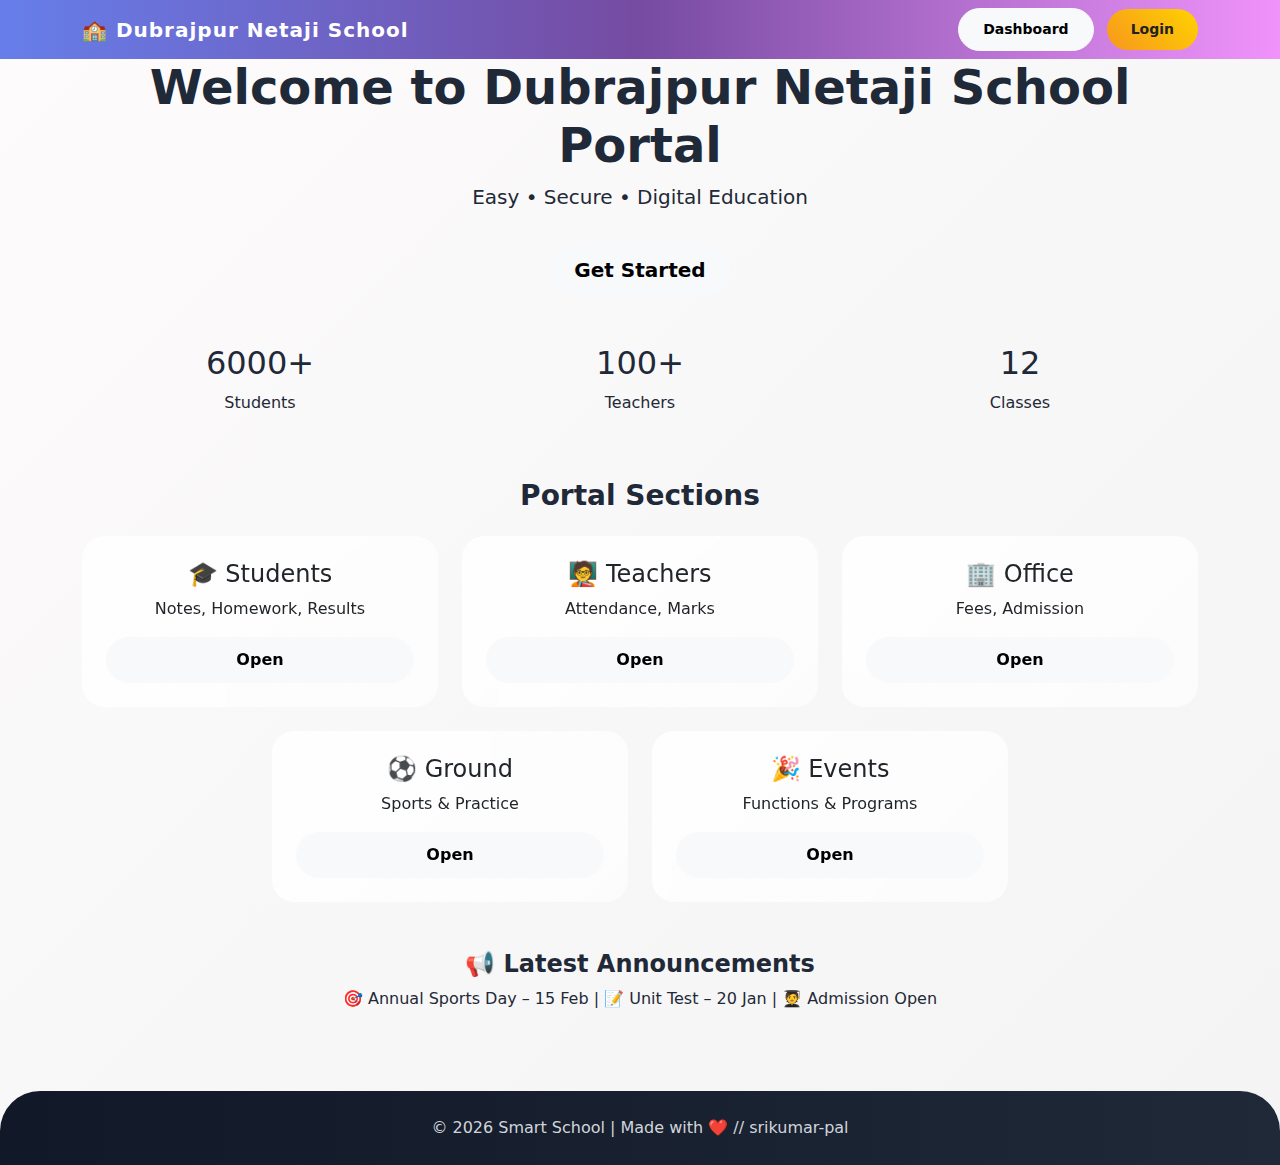
<file: index.html>
<!DOCTYPE html>
<html lang="en">
<head>
    <meta charset="UTF-8">
    <meta name="viewport" content="width=device-width, initial-scale=1.0">
    <title>Smart School Portal</title>

    <!-- Bootstrap CDN -->
    <link href="https://cdn.jsdelivr.net/npm/bootstrap@5.3.2/dist/css/bootstrap.min.css" rel="stylesheet">

    <!-- Custom CSS -->
    <link rel="stylesheet" href="css/style.css">
</head>
<body>

<!-- NAVBAR -->
<nav class="navbar navbar-expand-lg navbar-dark bg-gradient-primary">
  <div class="container">
    <a class="navbar-brand fw-bold" href="index.html">🏫 Dubrajpur Netaji School</a>

    <div>
      <a href="dashboard.html" class="btn btn-light btn-sm">Dashboard</a>
      <a href="login.html" class="btn btn-warning btn-sm ms-2">Login</a>
    </div>

  </div>
</nav>


<!-- HERO -->
<section class="hero">
    <div class="hero-overlay">
        <div class="container text-center">
            <h1 class="fw-bold display-5">Welcome to Dubrajpur Netaji  School Portal</h1>
            <p class="lead">Easy • Secure • Digital Education</p>
            <a href="login.html" class="btn btn-lg btn-light mt-3 px-4 fw-bold">Get Started</a>
        </div>
    </div>
</section>

<!-- STATS -->
<section class="container my-5">
    <div class="row text-center g-4">
        <div class="col-md-4">
            <div class="stat-box stat-blue">
                <h2>6000+</h2>
                <p>Students</p>
            </div>
        </div>
        <div class="col-md-4">
            <div class="stat-box stat-green">
                <h2>100+</h2>
                <p>Teachers</p>
            </div>
        </div>
        <div class="col-md-4">
            <div class="stat-box stat-purple">
                <h2>12</h2>
                <p>Classes</p>
            </div>
        </div>
    </div>
</section>

<!-- SECTIONS -->
<section class="container my-5">
    <h3 class="text-center mb-4 fw-bold">Portal Sections</h3>

    <div class="row g-4 justify-content-center">

        <div class="col-md-4">
            <div class="card colorful-card c1 text-center p-4">
                <h4>🎓 Students</h4>
                <p>Notes, Homework, Results</p>
                <a href="pages/students.html" class="btn btn-light fw-bold">Open</a>
            </div>
        </div>

        <div class="col-md-4">
            <div class="card colorful-card c2 text-center p-4">
                <h4>🧑‍🏫 Teachers</h4>
                <p>Attendance, Marks</p>
                <a href="pages/teachers.html" class="btn btn-light fw-bold">Open</a>
            </div>
        </div>

        <div class="col-md-4">
            <div class="card colorful-card c3 text-center p-4">
                <h4>🏢 Office</h4>
                <p>Fees, Admission</p>
                <a href="pages/office.html" class="btn btn-light fw-bold">Open</a>
            </div>
        </div>

        <div class="col-md-4">
            <div class="card colorful-card c4 text-center p-4">
                <h4>⚽ Ground</h4>
                <p>Sports & Practice</p>
                <a href="pages/ground.html" class="btn btn-light fw-bold">Open</a>
            </div>
        </div>

        <div class="col-md-4">
            <div class="card colorful-card c5 text-center p-4">
                <h4>🎉 Events</h4>
                <p>Functions & Programs</p>
                <a href="pages/events.html" class="btn btn-light fw-bold">Open</a>
            </div>
        </div>

    </div>
</section>

<!-- NOTICE -->
<section class="notice-section">
    <div class="container text-center">
        <h4 class="fw-bold">📢 Latest Announcements</h4>
        <p>🎯 Annual Sports Day – 15 Feb | 📝 Unit Test – 20 Jan | 🧑‍🎓 Admission Open</p>
    </div>
</section>

<!-- FOOTER -->
<footer class="footer">
    © 2026 Smart School | Made with ❤️ // srikumar-pal
</footer>

</body>
</html>
</file>
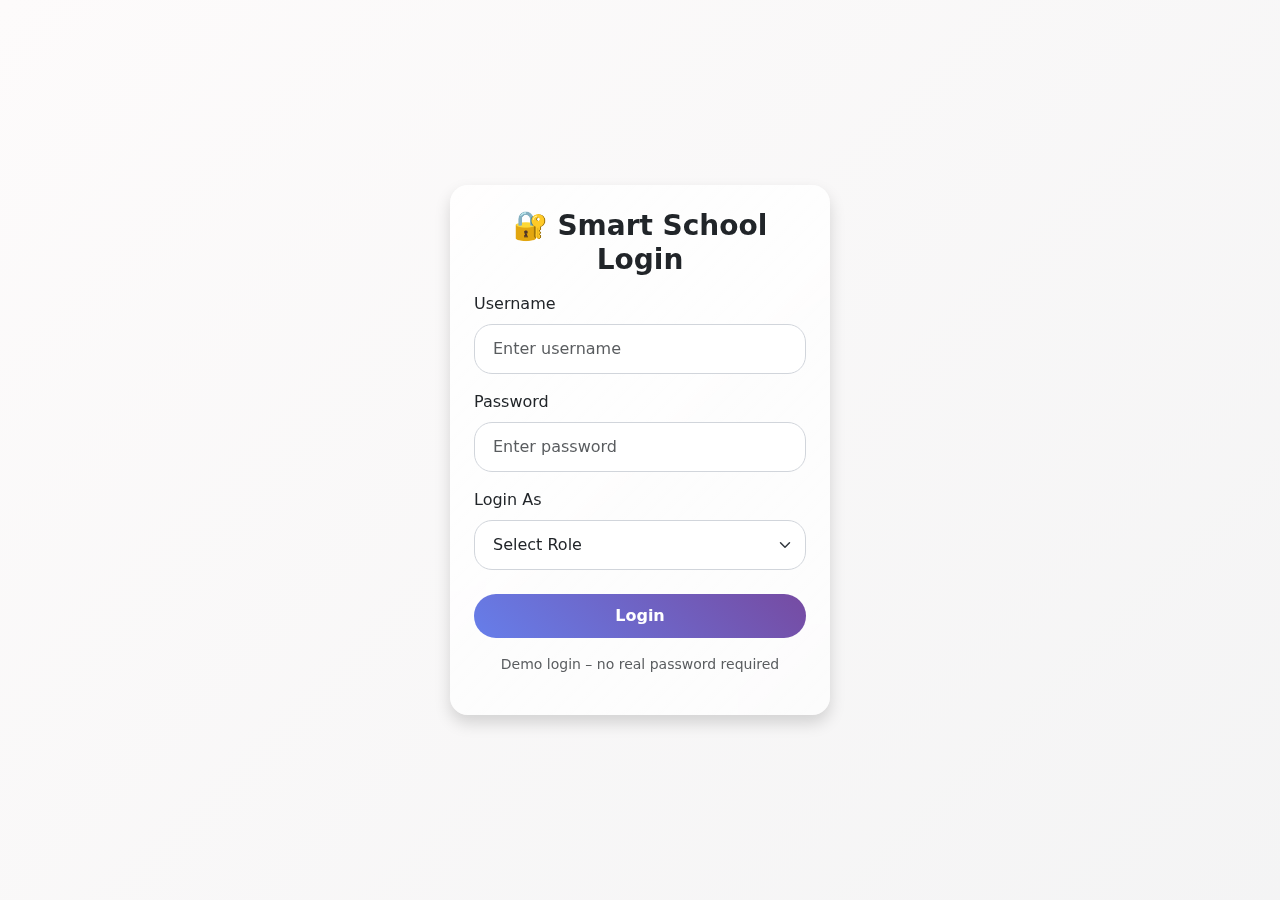
<file: login.html>
<!DOCTYPE html>
<html lang="en">
<head>
    <meta charset="UTF-8">
    <meta name="viewport" content="width=device-width, initial-scale=1.0">
    <title>Login - Smart School</title>

    <!-- Bootstrap -->
    <link href="https://cdn.jsdelivr.net/npm/bootstrap@5.3.2/dist/css/bootstrap.min.css" rel="stylesheet">

    <!-- Main CSS -->
    <link rel="stylesheet" href="css/style.css">
</head>
<body class="bg-light">

<!-- LOGIN BOX -->
<div class="container d-flex justify-content-center align-items-center" style="height:100vh;">
    <div class="card shadow p-4" style="width:380px; border-radius:18px;">
        <h3 class="text-center fw-bold mb-3">🔐 Smart School Login</h3>

        <div class="mb-3">
            <label class="form-label">Username</label>
            <input type="text" id="username" class="form-control" placeholder="Enter username">
        </div>

        <div class="mb-3">
            <label class="form-label">Password</label>
            <input type="password" id="password" class="form-control" placeholder="Enter password">
        </div>

        <div class="mb-4">
            <label class="form-label">Login As</label>
            <select id="role" class="form-select">
                <option value="">Select Role</option>
                <option value="admin">Admin</option>
                <option value="student">Student</option>
                <option value="teacher">Teacher</option>
            </select>
        </div>

        <button onclick="loginUser()" class="btn btn-primary w-100 fw-bold">
            Login
        </button>

        <p class="text-center text-muted mt-3" style="font-size:14px;">
            Demo login – no real password required
        </p>
    </div>
</div>

<!-- SCRIPT -->
<script>
function loginUser() {
    const role = document.getElementById("role").value;

    if (role === "") {
        alert("Please select a role");
        return;
    }

    // Save login role (frontend demo)
    localStorage.setItem("userRole", role);

    if (role === "admin") {
        window.location.href = "dashboard.html";
    }
    else if (role === "student") {
        window.location.href = "pages/students.html";
    }
    else if (role === "teacher") {
        window.location.href = "pages/teachers.html";
    }
}
</script>

</body>
</html>
</file>
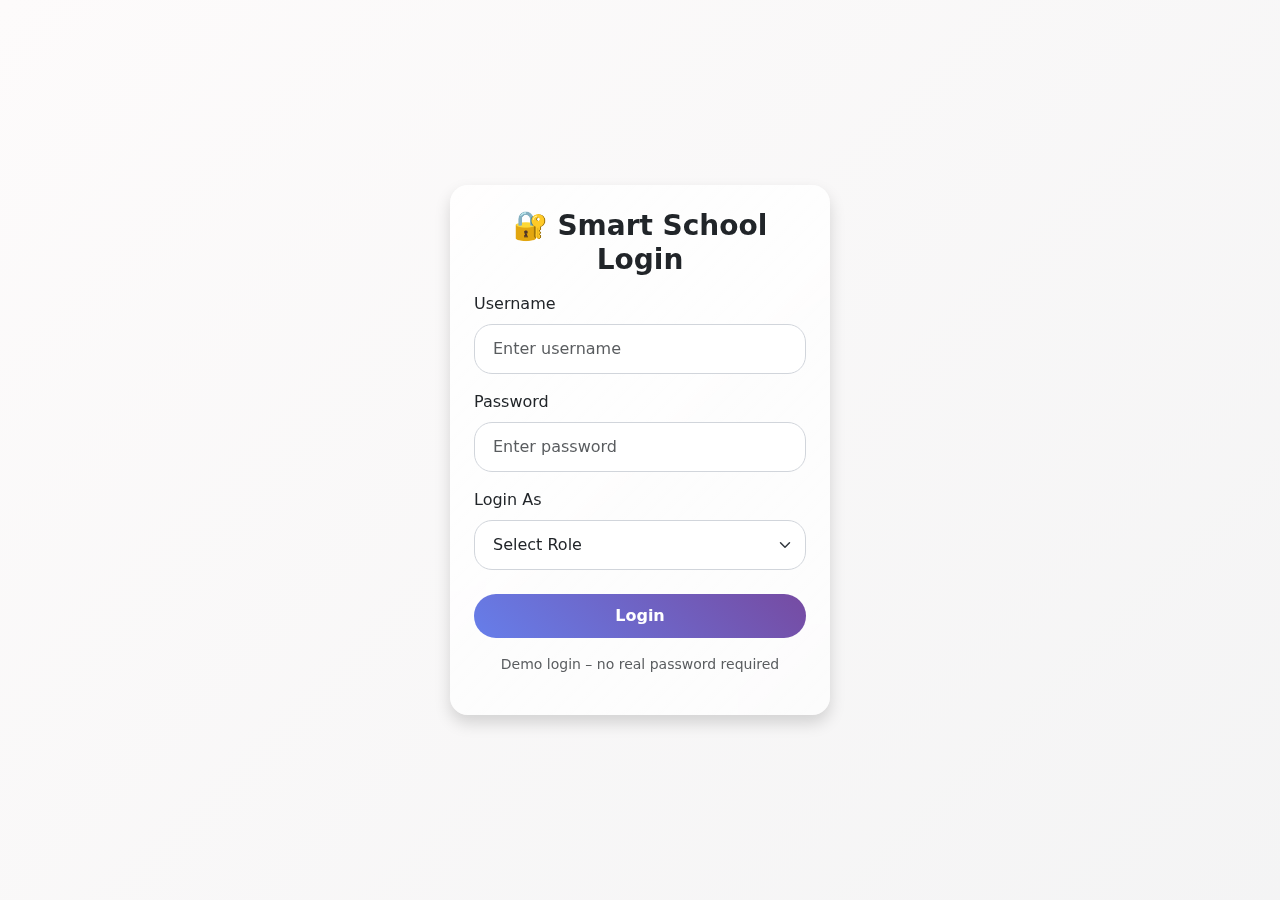
<file: pages/events.html>
<!DOCTYPE html>
<html lang="en">
<head>
    <meta charset="UTF-8">
    <title>Events - Smart School</title>
    <meta name="viewport" content="width=device-width, initial-scale=1.0">

    <link href="https://cdn.jsdelivr.net/npm/bootstrap@5.3.2/dist/css/bootstrap.min.css" rel="stylesheet">
    <link rel="stylesheet" href="../css/style.css">
</head>
<body>

<!-- 🔒 PROTECTION -->
<script>
(function(){
    if(!localStorage.getItem("userRole")){
        alert("Please login first!");
        window.location.href="../login.html";
    }
})();
</script>

<nav class="navbar navbar-expand-lg navbar-dark bg-gradient-primary">
    <div class="container">
        <a class="navbar-brand fw-bold" href="../index.html">⬅ Smart School</a>
        <button onclick="logout()" class="btn btn-danger btn-sm">Logout</button>
    </div>
</nav>

<section class="student-header">
    <div class="container text-center text-white">
        <h1 class="fw-bold">🎉 School Events</h1>
        <p>Programs & Celebrations</p>
    </div>
</section>

<section class="container my-5">
    <div class="card p-4 mb-3">
        <h5>Annual Sports Day</h5>
        <p>Date: 20 Feb 2026</p>
        <span class="badge bg-success">Upcoming</span>
    </div>

    <div class="card p-4 mb-3">
        <h5>Cultural Program</h5>
        <p>Date: 10 Jan 2026</p>
        <span class="badge bg-secondary">Completed</span>
    </div>

    <div class="card p-4 mb-3">
        <h5>Science Exhibition</h5>
        <p>Date: 15 Mar 2026</p>
        <span class="badge bg-success">Upcoming</span>
    </div>
</section>

<footer class="footer">© 2026 D.N.P School</footer>

<script>
function logout(){
    localStorage.removeItem("userRole");
    window.location.href="../login.html";
}
</script>

</body>
</html>
</file>
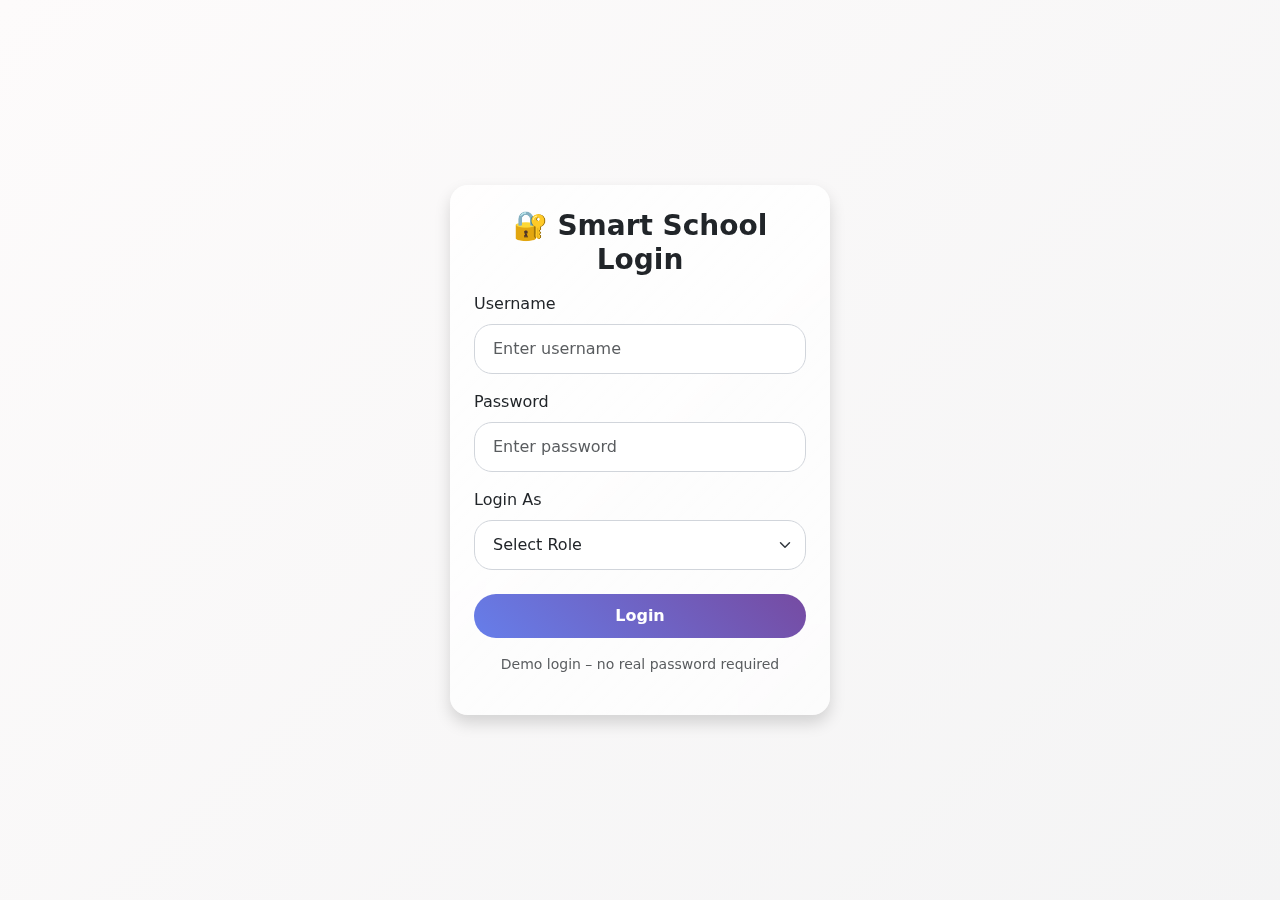
<file: pages/ground.html>
<!DOCTYPE html>
<html lang="en">
<head>
    <meta charset="UTF-8">
    <title>Ground - Smart School</title>
    <meta name="viewport" content="width=device-width, initial-scale=1.0">

    <link href="https://cdn.jsdelivr.net/npm/bootstrap@5.3.2/dist/css/bootstrap.min.css" rel="stylesheet">
    <link rel="stylesheet" href="../css/style.css">
</head>
<body>

<script>
(function(){
    if(!localStorage.getItem("userRole")){
        alert("Please login first!");
        window.location.href="../login.html";
    }
})();
</script>

<nav class="navbar navbar-expand-lg navbar-dark bg-gradient-primary">
    <div class="container">
        <a class="navbar-brand fw-bold" href="../index.html">⬅ D.N.P School</a>
        <button onclick="logout()" class="btn btn-danger btn-sm">Logout</button>
    </div>
</nav>

<section class="student-header">
    <div class="container text-center text-white">
        <h1 class="fw-bold">⚽ Ground & Sports</h1>
        <p>Practice & Sports Schedule</p>
    </div>
</section>

<section class="container my-5">
    <ul class="list-group">
        <li class="list-group-item">🏏 Cricket Practice – 4:00 PM</li>
        <li class="list-group-item">⚽ Football Match – Saturday</li>
        <li class="list-group-item">🏃 Morning PT – Daily</li>
        <li class="list-group-item">🏀 Basketball Training – Friday</li>
    </ul>
</section>

<footer class="footer">© 2026 D.N.P School</footer>

<script>
function logout(){
    localStorage.removeItem("userRole");
    window.location.href="../login.html";
}
</script>

</body>
</html>
</file>
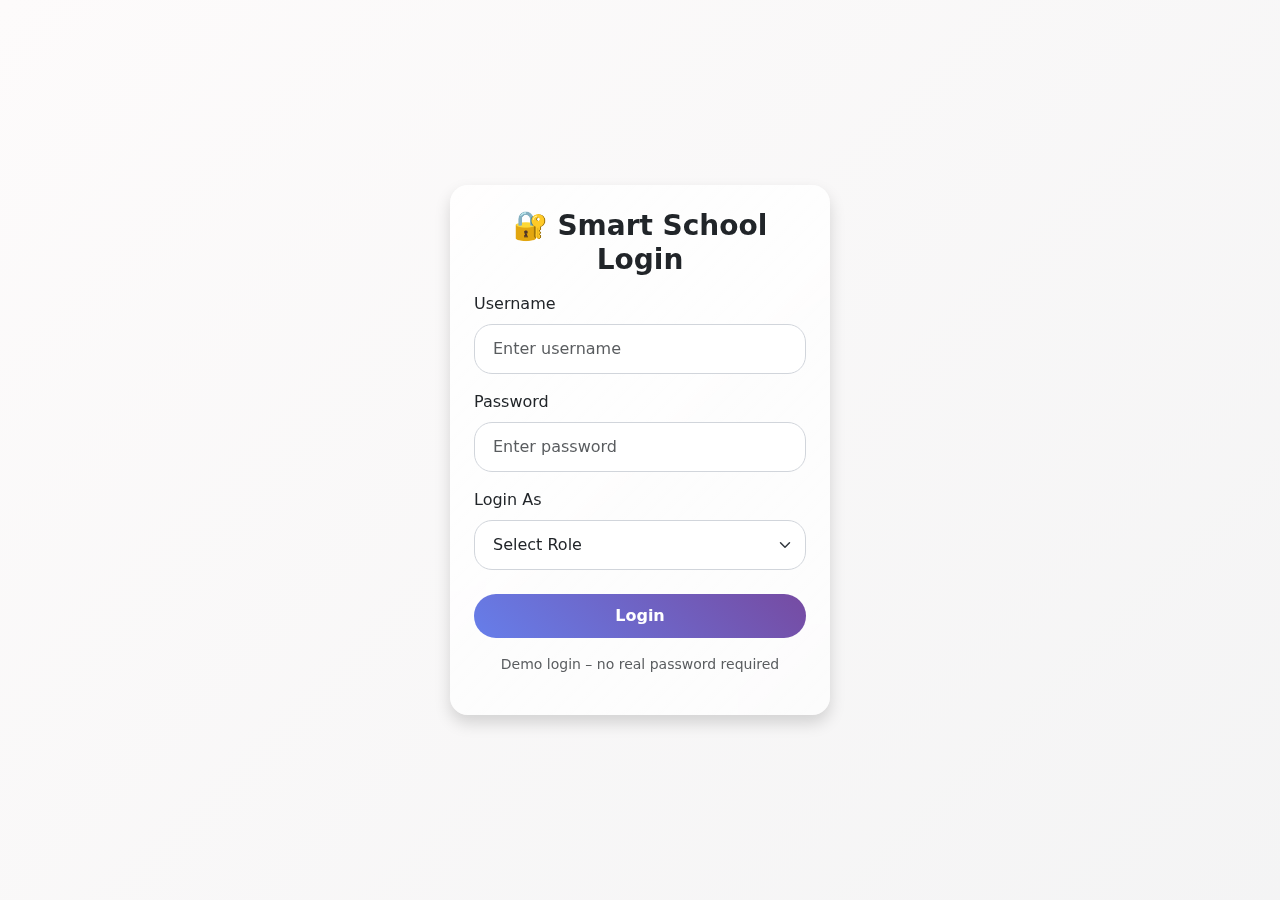
<file: pages/office.html>
<!DOCTYPE html>
<html lang="en">
<head>
    <meta charset="UTF-8">
    <title>Office - Smart School</title>
    <meta name="viewport" content="width=device-width, initial-scale=1.0">

    <link href="https://cdn.jsdelivr.net/npm/bootstrap@5.3.2/dist/css/bootstrap.min.css" rel="stylesheet">
    <link rel="stylesheet" href="../css/style.css">
</head>
<body>

<script>
(function(){
    if(!localStorage.getItem("userRole")){
        alert("Please login first!");
        window.location.href="../login.html";
    }
})();
</script>

<nav class="navbar navbar-expand-lg navbar-dark bg-gradient-primary">
    <div class="container">
        <a class="navbar-brand fw-bold" href="../index.html">⬅ Smart School</a>
        <button onclick="logout()" class="btn btn-danger btn-sm">Logout</button>
    </div>
</nav>

<section class="student-header">
    <div class="container text-center text-white">
        <h1 class="fw-bold">🏢 Office Dashboard</h1>
        <p>Administration & Records</p>
    </div>
</section>

<section class="container my-5">
    <div class="row g-4">

        <div class="col-md-4">
            <div class="card p-4 text-center">
                <h6>Total Admissions</h6>
                <h2 class="text-primary">120</h2>
            </div>
        </div>

        <div class="col-md-4">
            <div class="card p-4 text-center">
                <h6>Fees Collected</h6>
                <h2 class="text-success">₹5,20,000</h2>
            </div>
        </div>

        <div class="col-md-4">
            <div class="card p-4 text-center">
                <h6>Pending Work</h6>
                <h2 class="text-danger">8</h2>
            </div>
        </div>

    </div>
</section>

<footer class="footer">© 2026 D.N.P School</footer>

<script>
function logout(){
    localStorage.removeItem("userRole");
    window.location.href="../login.html";
}
</script>

</body>
</html>
</file>
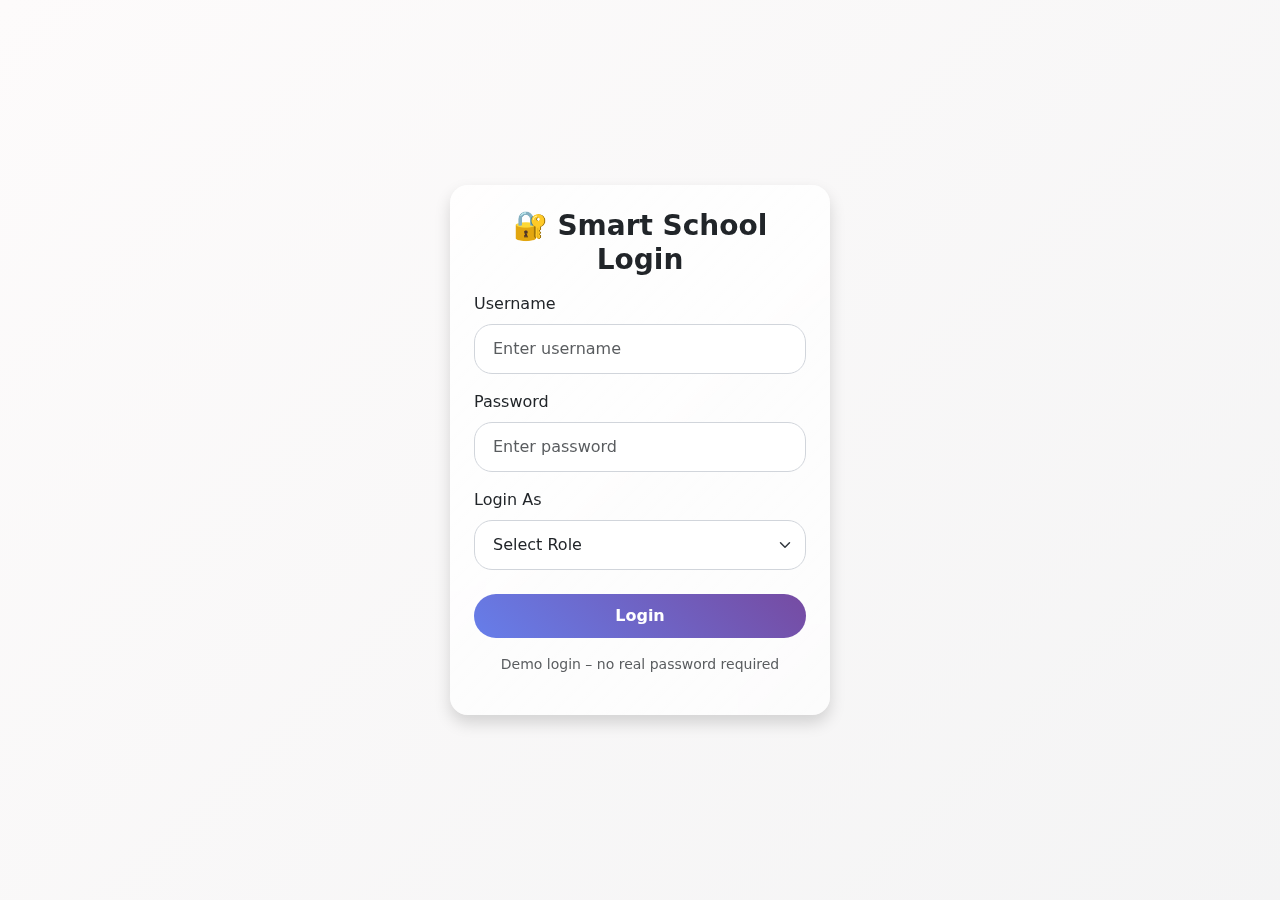
<file: pages/students.html>
<!DOCTYPE html>
<html lang="en">
<head>
    <meta charset="UTF-8">
    <meta name="viewport" content="width=device-width, initial-scale=1.0">
    <title>Students - Smart School</title>

    <!-- Bootstrap -->
    <link href="https://cdn.jsdelivr.net/npm/bootstrap@5.3.2/dist/css/bootstrap.min.css" rel="stylesheet">

    <!-- Main CSS -->
    <link rel="stylesheet" href="../css/style.css">
</head>
<body>

<!-- NAVBAR -->
<nav class="navbar navbar-expand-lg navbar-dark bg-gradient-primary">
    <div class="container">
        <a class="navbar-brand fw-bold" href="../index.html">⬅ Smart School</a>
        <span class="navbar-text text-white fw-bold">Student Section</span>
        <button onclick="logout()" class="btn btn-danger btn-sm ms-2">
          Logout
        </button>

    </div>
</nav>

<!-- PAGE HEADER -->
<section class="student-header">
    <div class="container text-center text-white">
        <h1 class="fw-bold">🎓 Student Information</h1>
        <p>Add & manage student details easily</p>
    </div>
</section>

<!-- FORM SECTION -->
<section class="container my-5">
<form id="studentForm">

    <div class="row g-3">

        <div class="col-md-6">
            <label class="form-label">Student Name</label>
            <input type="text" id="name" class="form-control" required>
        </div>

        <div class="col-md-6">
            <label class="form-label">Class</label>
            <select id="class" class="form-select" required>
                <option value="">Select Class</option>
                <option>Class 1</option>
                <option>Class 2</option>
                <option>Class 3</option>
                <option>Class 4</option>
                <option>Class 5</option>
                <option>Class 6</option>
                <option>Class 7</option>
                <option>Class 8</option>
                <option>Class 9</option>
                <option>Class 10</option>
                <option>Class 11</option>
                <option>Class 12</option>
            </select>
        </div>

        <div class="col-md-6">
            <label class="form-label">Roll Number</label>
            <input type="number" id="roll" class="form-control" required>
        </div>

        <div class="col-md-6">
            <label class="form-label">Phone Number</label>
            <input type="tel" id="phone" class="form-control" required>
        </div>

    </div>

    <div class="text-center mt-4">
        <button type="submit" class="btn btn-success px-5 fw-bold">
            💾 Save Student
        </button>

        <a href="students_list.html" class="btn btn-primary ms-2">
            📋 View List
        </a>
    </div>

</form>
</section>

<!-- SCRIPT -->
<script>
document.addEventListener("DOMContentLoaded", function () {

    const form = document.getElementById("studentForm");
    let students = JSON.parse(localStorage.getItem("students")) || [];
    const editIndex = localStorage.getItem("editIndex");

    // 🔁 AUTO-FILL FORM IF EDITING
    if (editIndex !== null) {
        const s = students[editIndex];
        document.getElementById("name").value = s.name;
        document.getElementById("class").value = s.className;
        document.getElementById("roll").value = s.roll;
        document.getElementById("phone").value = s.phone;
    }

    // 💾 SAVE / UPDATE
    form.addEventListener("submit", function (e) {
        e.preventDefault();

        const studentData = {
            name: document.getElementById("name").value,
            className: document.getElementById("class").value,
            roll: document.getElementById("roll").value,
            phone: document.getElementById("phone").value
        };

        if (editIndex !== null) {
            // UPDATE
            students[editIndex] = studentData;
            localStorage.removeItem("editIndex");
            alert("Student updated successfully!");
        } else {
            // ADD
            students.push(studentData);
            alert("Student added successfully!");
        }

        localStorage.setItem("students", JSON.stringify(students));
        window.location.href = "students_list.html";
    });

});
</script>
<script>
(function protectPage() {
    const role = localStorage.getItem("userRole");
    if (!role) {
        alert("Please login first!");
        window.location.href = "../login.html";
    }
})();
</script>
<script>
function logout() {
    localStorage.removeItem("userRole");
    alert("Logged out successfully");
    window.location.href = "../login.html";
}
</script>

</body>
</html>
</file>
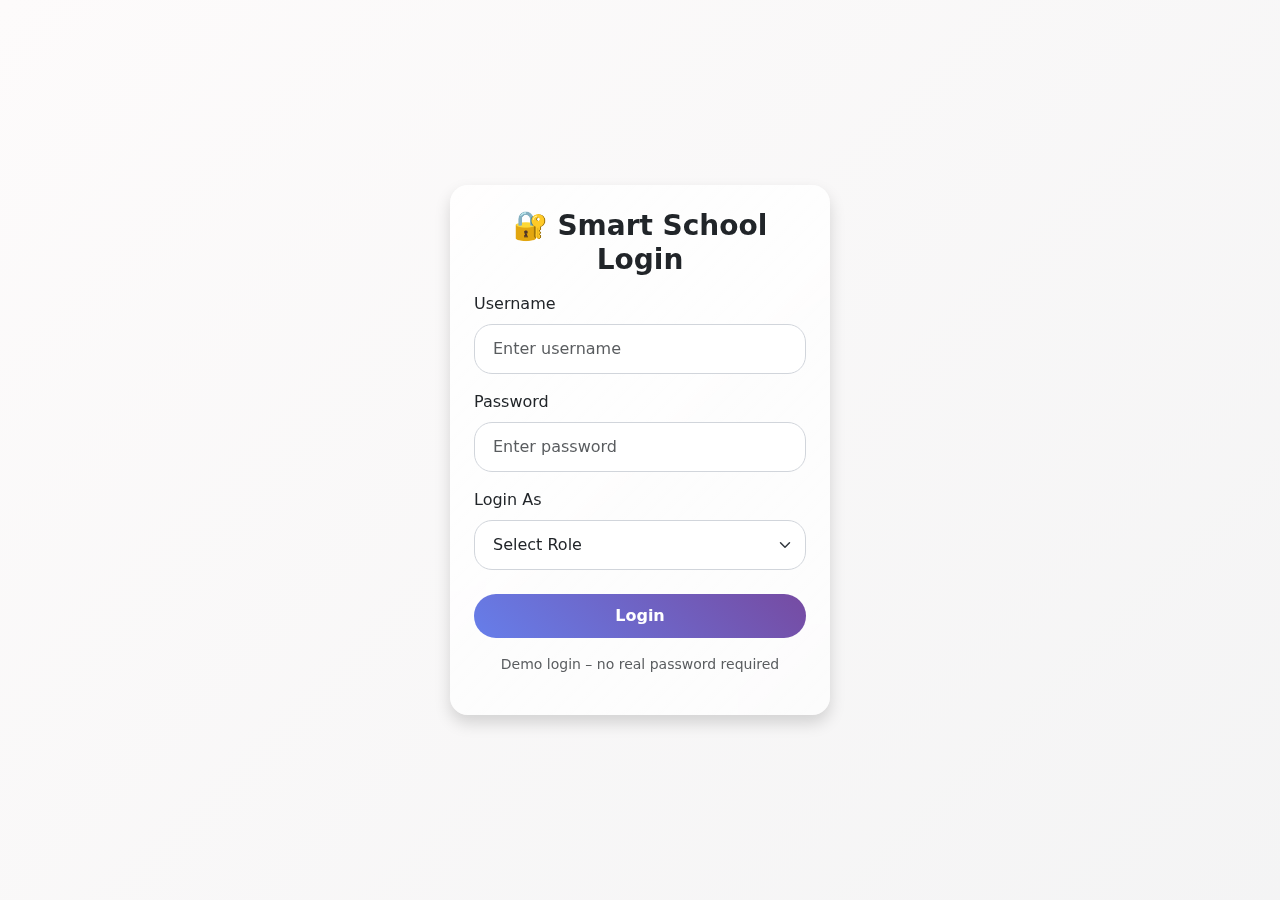
<file: pages/students_list.html>
<!DOCTYPE html>
<html lang="en">
<head>
    <meta charset="UTF-8">
    <meta name="viewport" content="width=device-width, initial-scale=1.0">
    <title>Students List - Smart School</title>

    <!-- Bootstrap -->
    <link href="https://cdn.jsdelivr.net/npm/bootstrap@5.3.2/dist/css/bootstrap.min.css" rel="stylesheet">

    <!-- Main CSS -->
    <link rel="stylesheet" href="../css/style.css">
</head>
<body>

<!-- NAVBAR -->
<nav class="navbar navbar-expand-lg navbar-dark bg-gradient-primary">
    <div class="container">
        <a class="navbar-brand fw-bold" href="../index.html">⬅ Smart School</a>
        <span class="navbar-text text-white fw-bold">Students List</span>
    </div>
</nav>

<!-- HEADER -->
<section class="student-header">
    <div class="container text-center text-white">
        <h1 class="fw-bold">📋 Students Records</h1>
        <p>View & manage all students</p>
    </div>
</section>

<!-- TABLE SECTION -->
<section class="container my-5">

    <div class="d-flex justify-content-between mb-3">
        <h4 class="fw-bold">All Students</h4>
        <a href="students.html" class="btn btn-success">
            ➕ Add New Student
        </a>
    </div>
    <!-- SEARCH & FILTER -->
<div class="row g-3 mb-3">
    <div class="col-md-4">
        <input type="text" id="searchInput" class="form-control"
               placeholder="🔍 Search by name">
    </div>

    <div class="col-md-4">
        <select id="classFilter" class="form-select">
            <option value="">🎓 All Classes</option>
            <option>Class 1</option>
            <option>Class 2</option>
            <option>Class 3</option>
            <option>Class 4</option>
            <option>Class 5</option>
            <option>Class 6</option>
            <option>Class 7</option>
            <option>Class 8</option>
            <option>Class 9</option>
            <option>Class 10</option>
            <option>Class 11</option>
            <option>Class 12</option>
        </select>
    </div>

    <div class="col-md-4">
        <button class="btn btn-secondary w-100" onclick="clearFilters()">
            ❌ Clear Filters
        </button>
    </div>
</div>

    <div class="table-responsive">
        <table class="table table-striped table-hover align-middle shadow">
            <thead class="table-dark text-center">
                <tr>
                    <th>#</th>
                    <th>Name</th>
                    <th>Class</th>
                    <th>Roll</th>
                    <th>Phone</th>
                    <th>Action</th>
                </tr>
            </thead>

            <tbody id="studentTable">
                <!-- JS will insert rows here -->
            </tbody>

        </table>
    </div>

</section>

<!-- FOOTER -->
<footer class="footer">
    © 2026 Smart School
</footer>

<!-- ✅ SCRIPT (ALL LOGIC IN ONE PLACE) -->
<script>
document.addEventListener("DOMContentLoaded", function () {

    const table = document.getElementById("studentTable");
    const searchInput = document.getElementById("searchInput");
    const classFilter = document.getElementById("classFilter");

    let students = JSON.parse(localStorage.getItem("students")) || [];

    function renderTable(data) {
        table.innerHTML = "";

        if (data.length === 0) {
            table.innerHTML = `
                <tr>
                    <td colspan="6" class="text-center text-muted py-4">
                        😕 No students found
                    </td>
                </tr>
            `;
            return;
        }

        data.forEach((s, index) => {
            table.innerHTML += `
                <tr class="text-center align-middle">
                    <td>${index + 1}</td>
                    <td class="fw-bold">${s.name}</td>
                    <td>
                        <span class="badge bg-info text-dark">
                            ${s.className}
                        </span>
                    </td>
                    <td>${s.roll}</td>
                    <td>${s.phone}</td>
                    <td>
                        <button class="btn btn-sm btn-warning me-1"
                            onclick="editStudent(${index})">
                            ✏️ Edit
                        </button>
                        <button class="btn btn-sm btn-danger"
                            onclick="deleteStudent(${index})">
                            🗑 Delete
                        </button>
                    </td>
                </tr>
            `;
        });
    }

    // INITIAL LOAD
    renderTable(students);

    // 🔍 SEARCH
    searchInput.addEventListener("input", filterStudents);
    classFilter.addEventListener("change", filterStudents);

    function filterStudents() {
        const searchText = searchInput.value.toLowerCase();
        const selectedClass = classFilter.value;

        const filtered = students.filter(s => {
            const matchName = s.name.toLowerCase().includes(searchText);
            const matchClass = selectedClass === "" || s.className === selectedClass;
            return matchName && matchClass;
        });

        renderTable(filtered);
    }

    // ❌ CLEAR
    window.clearFilters = function () {
        searchInput.value = "";
        classFilter.value = "";
        renderTable(students);
    };

    // 🗑 DELETE
    window.deleteStudent = function (index) {
        if (confirm("Delete this student?")) {
            students.splice(index, 1);
            localStorage.setItem("students", JSON.stringify(students));
            renderTable(students);
        }
    };

    // ✏️ EDIT
    window.editStudent = function (index) {
        localStorage.setItem("editIndex", index);
        window.location.href = "students.html";
    };

});
</script>

<script>
(function protectPage() {
    const role = localStorage.getItem("userRole");
    if (!role) {
        alert("Please login first!");
        window.location.href = "../login.html";
    }
})();
</script>

</body>
</html>
</file>
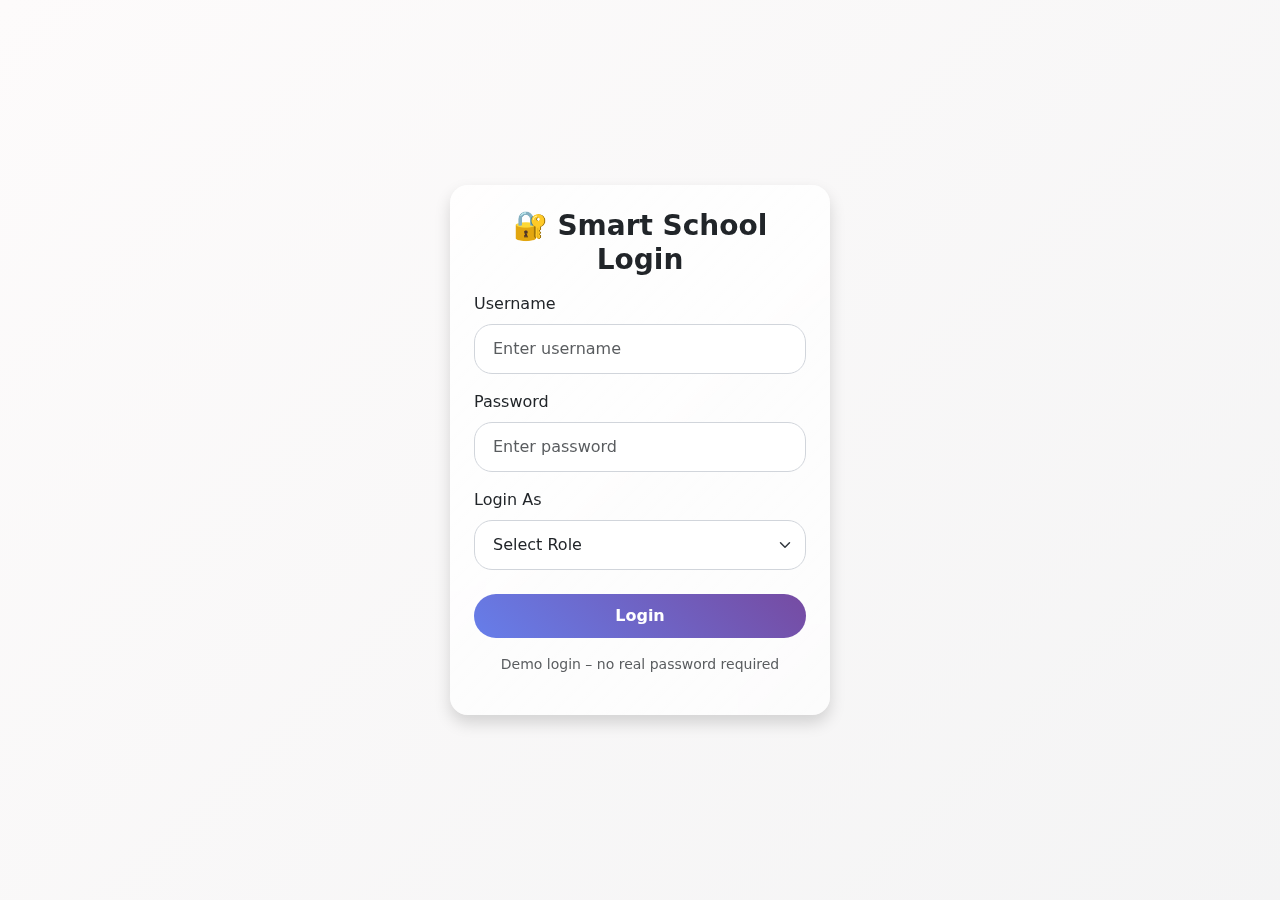
<file: pages/teachers.html>
<!DOCTYPE html>
<html lang="en">
<head>
    <meta charset="UTF-8">
    <title>Teachers - Smart School</title>
    <meta name="viewport" content="width=device-width, initial-scale=1.0">

    <!-- Bootstrap -->
    <link href="https://cdn.jsdelivr.net/npm/bootstrap@5.3.2/dist/css/bootstrap.min.css" rel="stylesheet">

    <!-- Main CSS -->
    <link rel="stylesheet" href="../css/style.css">
</head>
<body>

<!-- 🔒 PROTECTION -->
<script>
(function(){
    if(!localStorage.getItem("userRole")){
        alert("Please login first!");
        window.location.href="../login.html";
    }
})();
</script>

<!-- NAVBAR -->
<nav class="navbar navbar-expand-lg navbar-dark bg-gradient-primary">
    <div class="container">
        <a class="navbar-brand fw-bold" href="../index.html">⬅ D.N.P School</a>
        <button onclick="logout()" class="btn btn-danger btn-sm">Logout</button>
    </div>
</nav>

<!-- HEADER -->
<section class="student-header">
    <div class="container text-center text-white">
        <h1 class="fw-bold">👨‍🏫 Teachers List</h1>
        <p>Attendance & Subject Overview</p>
    </div>
</section>

<!-- CONTENT -->
<section class="container my-5">
    <div class="row g-4">

        <div class="col-md-4">
            <div class="card p-4 text-center">
                <h5 class="fw-bold">Mr. Amit Kumar</h5>
                <p class="text-muted">Math Teacher</p>
                <span class="badge bg-success">Present</span>
            </div>
        </div>

        <div class="col-md-4">
            <div class="card p-4 text-center">
                <h5 class="fw-bold">Ms. Rina Das</h5>
                <p class="text-muted">English Teacher</p>
                <span class="badge bg-warning text-dark">On Leave</span>
            </div>
        </div>

        <div class="col-md-4">
            <div class="card p-4 text-center">
                <h5 class="fw-bold">Mr. Suman Paul</h5>
                <p class="text-muted">Science Teacher</p>
                <span class="badge bg-success">Present</span>
            </div>
        </div>

    </div>
</section>

<!-- FOOTER -->
<footer class="footer">
    © 2026 D.N.P School
</footer>

<!-- SCRIPT -->
<script>
function logout(){
    localStorage.removeItem("userRole");
    window.location.href="../login.html";
}
</script>

</body>
</html>
</file>
<file: css/style.css>
/* ===== GLOBAL ===== */
* {
    margin: 0;
    padding: 0;
    box-sizing: border-box;
}

body {
    font-family: "Segoe UI", system-ui, sans-serif;
    background: linear-gradient(135deg, #fdfbfb, #ebedee, #dbeafe);
    background-size: 400% 400%;
    animation: bgMove 15s ease infinite;
    color: #1f2937;
}

@keyframes bgMove {
    0% { background-position: 0% 50%; }
    50% { background-position: 100% 50%; }
    100% { background-position: 0% 50%; }
}

/* ===== NAVBAR ===== */
.bg-gradient-primary {
    background: linear-gradient(90deg, #667eea, #764ba2, #f093fb);
}

.navbar-brand {
    font-weight: 700;
    letter-spacing: 1px;
}

/* ===== HEADER ===== */
.student-header {
    padding: 90px 0;
    background: linear-gradient(135deg, #667eea, #764ba2, #f7971e);
    color: white;
    border-bottom-left-radius: 50px;
    border-bottom-right-radius: 50px;
    box-shadow: 0 15px 40px rgba(0,0,0,0.2);
}

/* ===== CARDS ===== */
.card,
.dashboard-card {
    border: none;
    border-radius: 22px;
    background: linear-gradient(
        135deg,
        rgba(255,255,255,0.85),
        rgba(255,255,255,0.65)
    );
    backdrop-filter: blur(14px);
    transition: all 0.4s ease;
}

.card:hover,
.dashboard-card:hover {
    transform: translateY(-10px) scale(1.03);
    box-shadow: 0 25px 60px rgba(0,0,0,0.25);
}

/* ===== ICON CIRCLES ===== */
.icon-circle {
    width: 60px;
    height: 60px;
    border-radius: 50%;
    display: flex;
    align-items: center;
    justify-content: center;
    font-size: 28px;
    color: white;
    box-shadow: 0 10px 30px rgba(0,0,0,0.25);
}

/* ICON COLORS */
.bg-blue { background: linear-gradient(45deg, #36d1dc, #5b86e5); }
.bg-green { background: linear-gradient(45deg, #56ab2f, #a8e063); }
.bg-orange { background: linear-gradient(45deg, #f7971e, #ffd200); }
.bg-red { background: linear-gradient(45deg, #ff512f, #dd2476); }

/* ===== BUTTONS ===== */
.btn {
    border-radius: 30px;
    padding: 10px 24px;
    font-weight: 600;
    transition: all 0.3s ease;
}

.btn-primary {
    background: linear-gradient(45deg, #667eea, #764ba2);
    border: none;
}

.btn-success {
    background: linear-gradient(45deg, #00b09b, #96c93d);
    border: none;
}

.btn-danger {
    background: linear-gradient(45deg, #ff512f, #f09819);
    border: none;
}

.btn-warning {
    background: linear-gradient(45deg, #f7971e, #ffd200);
    border: none;
    color: #222;
}

.btn:hover {
    transform: scale(1.07);
    box-shadow: 0 10px 30px rgba(0,0,0,0.3);
}

/* ===== FORMS ===== */
.form-control,
.form-select {
    border-radius: 18px;
    padding: 12px 18px;
    border: 1px solid #d1d5db;
}

.form-control:focus,
.form-select:focus {
    border-color: #667eea;
    box-shadow: 0 0 0 0.25rem rgba(102,126,234,0.35);
}

/* ===== TABLE ===== */
.table {
    border-radius: 18px;
    overflow: hidden;
    background: white;
}

.table thead {
    background: linear-gradient(90deg, #667eea, #764ba2);
    color: white;
}

.table tbody tr {
    transition: 0.2s;
}

.table tbody tr:hover {
    background: linear-gradient(90deg, #eef2ff, #fdf2f8);
}

/* ===== BADGE ===== */
.badge {
    padding: 8px 14px;
    border-radius: 14px;
    font-size: 13px;
}

/* ===== FOOTER ===== */
.footer {
    margin-top: 80px;
    padding: 25px;
    background: linear-gradient(90deg, #111827, #1f2937);
    color: #d1d5db;
    text-align: center;
    border-top-left-radius: 40px;
    border-top-right-radius: 40px;
}
</file>
